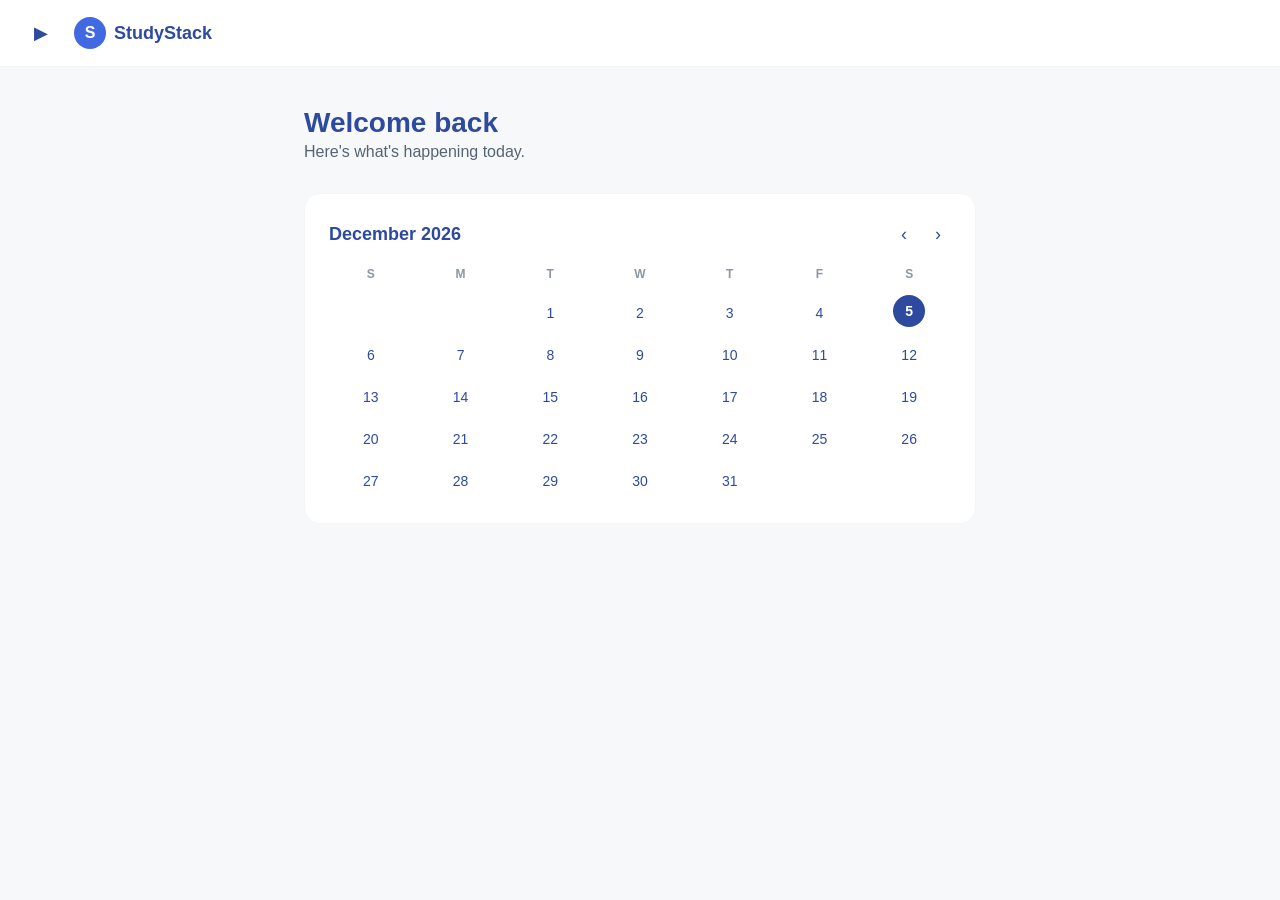
<file: Landing/index.html>
<!DOCTYPE html>
<html lang="en">
<head>
  <meta charset="UTF-8">
  <meta name="viewport" content="width=device-width, initial-scale=1.0">
  <title>StudyStack</title>
  <link rel="stylesheet" href="styles.css">
</head>
<body>

  <header class="navbar">
    <button id="menu-toggle" class="btn-icon" aria-label="Open menu">
      <span class="nav-arrow">&#9654;</span>
    </button>
    <div class="logo">
      <a href="index.html" class="logo-wrap">
        <span class="logo-badge">S</span>
        <span class="logo-name">StudyStack</span>
      </a>
    </div>
  </header>

  <nav id="side-menu" class="side-menu">
    <ul>
      <li><a href="index.html" class="active">Dashboard</a></li>
      <li><a href="classes.html">Classes</a></li>
      <li><a href="#">Assignments</a></li>
      <li><a href="#">Grades</a></li>
      <li><a href="#">Settings</a></li>
    </ul>
  </nav>

  <div id="backdrop" class="backdrop"></div>

  <main class="page-content">
    <h1>Welcome back</h1>
    <p class="subtitle">Here's what's happening today.</p>

    <section class="calendar-card">
      <div class="calendar-top">
        <h2 id="month-title">June 2026</h2>
        <div class="calendar-controls">
          <button id="prev-btn" class="btn-icon" aria-label="Previous month">&#8249;</button>
          <button id="next-btn" class="btn-icon" aria-label="Next month">&#8250;</button>
        </div>
      </div>
      <div class="calendar-days" id="calendar-days"></div>
    </section>
  </main>

  <script src="utils.js"></script>
  <script src="sidebar.js"></script>
  <script src="script.js"></script>
</body>
</html>
</file>
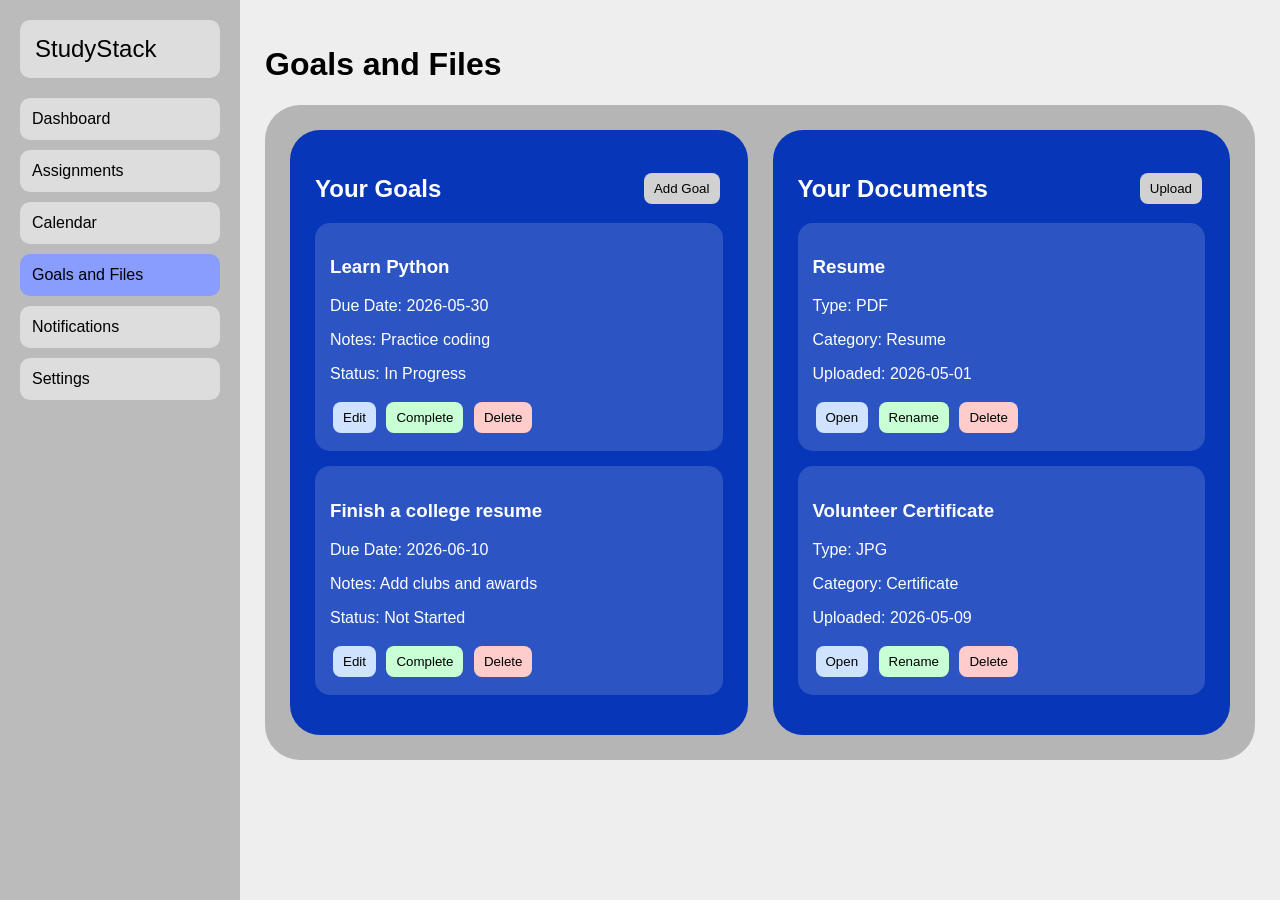
<file: Jobs/goalsandfiles.html>
<!DOCTYPE html>
<html>
<head>
  <title>StudyStack Goals and Files</title>

  <style>
    body {
      margin: 0;
      font-family: Arial;
      background-color: #eeeeee;
    }

    .page {
      display: flex;
      min-height: 100vh;
    }

    .sidebar {
      width: 200px;
      background-color: #bbbbbb;
      padding: 20px;
    }

    .logo {
      background-color: #dddddd;
      padding: 15px;
      border-radius: 10px;
      font-size: 24px;
      margin-bottom: 20px;
    }

    .nav {
      background-color: #dddddd;
      padding: 12px;
      border-radius: 10px;
      margin-bottom: 10px;
    }

    .selected {
      background-color: #899cff;
    }

    .main {
      flex: 1;
      padding: 25px;
    }

    .big-box {
      background-color: #b5b5b5;
      border-radius: 35px;
      padding: 25px;
      display: flex;
      gap: 25px;
    }

    .panel {
      background-color: #0737b8;
      color: white;
      border-radius: 30px;
      padding: 25px;
      width: 50%;
      min-height: 450px;
    }

    .panel h2 {
      text-align: center;
    }

    .top-row {
      display: flex;
      justify-content: space-between;
      align-items: center;
    }

    button {
      border: none;
      border-radius: 8px;
      padding: 8px 10px;
      cursor: pointer;
      margin: 3px;
    }

    .gray-button {
      background-color: #d1d1d1;
    }

    .item {
      background-color: rgba(255, 255, 255, 0.15);
      padding: 15px;
      border-radius: 15px;
      margin-bottom: 15px;
    }

    .edit {
      background-color: #cfe3ff;
    }

    .complete {
      background-color: #c9ffd4;
    }

    .delete {
      background-color: #ffcccc;
    }

    .form-box {
      display: none;
      background-color: white;
      color: black;
      padding: 20px;
      border-radius: 20px;
      margin-bottom: 20px;
    }

    input, textarea, select {
      width: 100%;
      padding: 8px;
      margin-top: 5px;
      margin-bottom: 12px;
    }

    @media screen and (max-width: 800px) {
      .page {
        flex-direction: column;
      }

      .sidebar {
        width: auto;
      }

      .big-box {
        flex-direction: column;
      }

      .panel {
        width: auto;
      }
    }
  </style>
</head>

<body>
  <div class="page">
    <div class="sidebar">
      <div class="logo">StudyStack</div>
      <div class="nav">Dashboard</div>
      <div class="nav">Assignments</div>
      <div class="nav">Calendar</div>
      <div class="nav selected">Goals and Files</div>
      <div class="nav">Notifications</div>
      <div class="nav">Settings</div>
    </div>

    <div class="main">
      <h1>Goals and Files</h1>

      <div class="big-box">
        <div class="panel">
          <div class="top-row">
            <h2>Your Goals</h2>
            <button class="gray-button" onclick="showGoalForm()">Add Goal</button>
          </div>

          <div class="form-box" id="goalForm">
            <h3>Add / Edit Goal</h3>

            <label>Goal Title</label>
            <input id="goalTitle">

            <label>Due Date</label>
            <input id="goalDate" type="date">

            <label>Notes</label>
            <textarea id="goalNotes"></textarea>

            <label>Status</label>
            <select id="goalStatus">
              <option>Not Started</option>
              <option>In Progress</option>
              <option>Completed</option>
            </select>

            <button onclick="saveGoal()">Save</button>
            <button onclick="hideGoalForm()">Cancel</button>
          </div>

          <div id="goalList"></div>
        </div>

        <div class="panel">
          <div class="top-row">
            <h2>Your Documents</h2>
            <button class="gray-button" onclick="showDocumentForm()">Upload</button>
          </div>

          <div class="form-box" id="documentForm">
            <h3>Upload / Rename Document</h3>

            <label>File Name</label>
            <input id="documentName">

            <label>File Type</label>
            <input id="documentType" placeholder="PDF, PNG, DOCX">

            <label>Category</label>
            <select id="documentCategory">
              <option>Resume</option>
              <option>School project</option>
              <option>Certificate</option>
              <option>College essay</option>
              <option>Job application</option>
              <option>Volunteer document</option>
            </select>

            <button onclick="saveDocument()">Save</button>
            <button onclick="hideDocumentForm()">Cancel</button>
          </div>

          <div id="documentList"></div>
        </div>
      </div>
    </div>
  </div>

  <script>
    var goals = [
      {
        title: "Learn Python",
        date: "2026-05-30",
        notes: "Practice coding",
        status: "In Progress"
      },
      {
        title: "Finish a college resume",
        date: "2026-06-10",
        notes: "Add clubs and awards",
        status: "Not Started"
      }
    ];

    var documents = [
      {
        name: "Resume",
        type: "PDF",
        category: "Resume",
        date: "2026-05-01"
      },
      {
        name: "Volunteer Certificate",
        type: "JPG",
        category: "Certificate",
        date: "2026-05-09"
      }
    ];

    var editingGoal = -1;
    var editingDocument = -1;

    function showGoals() {
      var list = document.getElementById("goalList");
      list.innerHTML = "";

      for (var i = 0; i < goals.length; i++) {
        list.innerHTML += `
          <div class="item">
            <h3>${goals[i].title}</h3>
            <p>Due Date: ${goals[i].date}</p>
            <p>Notes: ${goals[i].notes}</p>
            <p>Status: ${goals[i].status}</p>

            <button class="edit" onclick="editGoal(${i})">Edit</button>
            <button class="complete" onclick="completeGoal(${i})">Complete</button>
            <button class="delete" onclick="deleteGoal(${i})">Delete</button>
          </div>
        `;
      }
    }

    function showDocuments() {
      var list = document.getElementById("documentList");
      list.innerHTML = "";

      for (var i = 0; i < documents.length; i++) {
        list.innerHTML += `
          <div class="item">
            <h3>${documents[i].name}</h3>
            <p>Type: ${documents[i].type}</p>
            <p>Category: ${documents[i].category}</p>
            <p>Uploaded: ${documents[i].date}</p>

            <button class="edit" onclick="alert('Opening file...')">Open</button>
            <button class="complete" onclick="editDocument(${i})">Rename</button>
            <button class="delete" onclick="deleteDocument(${i})">Delete</button>
          </div>
        `;
      }
    }

    function showGoalForm() {
      editingGoal = -1;
      document.getElementById("goalForm").style.display = "block";
    }

    function hideGoalForm() {
      document.getElementById("goalForm").style.display = "none";
    }

    function saveGoal() {
      var newGoal = {
        title: document.getElementById("goalTitle").value,
        date: document.getElementById("goalDate").value,
        notes: document.getElementById("goalNotes").value,
        status: document.getElementById("goalStatus").value
      };

      if (editingGoal == -1) {
        goals.push(newGoal);
      } else {
        goals[editingGoal] = newGoal;
      }

      hideGoalForm();
      showGoals();
    }

    function editGoal(index) {
      editingGoal = index;

      document.getElementById("goalTitle").value = goals[index].title;
      document.getElementById("goalDate").value = goals[index].date;
      document.getElementById("goalNotes").value = goals[index].notes;
      document.getElementById("goalStatus").value = goals[index].status;

      document.getElementById("goalForm").style.display = "block";
    }

    function completeGoal(index) {
      goals[index].status = "Completed";
      showGoals();
    }

    function deleteGoal(index) {
      goals.splice(index, 1);
      showGoals();
    }

    function showDocumentForm() {
      editingDocument = -1;
      document.getElementById("documentForm").style.display = "block";
    }

    function hideDocumentForm() {
      document.getElementById("documentForm").style.display = "none";
    }

    function saveDocument() {
      var newDocument = {
        name: document.getElementById("documentName").value,
        type: document.getElementById("documentType").value,
        category: document.getElementById("documentCategory").value,
        date: "2026-06-30"
      };

      if (editingDocument == -1) {
        documents.push(newDocument);
      } else {
        documents[editingDocument] = newDocument;
      }

      hideDocumentForm();
      showDocuments();
    }

    function editDocument(index) {
      editingDocument = index;

      document.getElementById("documentName").value = documents[index].name;
      document.getElementById("documentType").value = documents[index].type;
      document.getElementById("documentCategory").value = documents[index].category;

      document.getElementById("documentForm").style.display = "block";
    }

    function deleteDocument(index) {
      documents.splice(index, 1);
      showDocuments();
    }

    showGoals();
    showDocuments();
  </script>
</body>
</html>
</file>
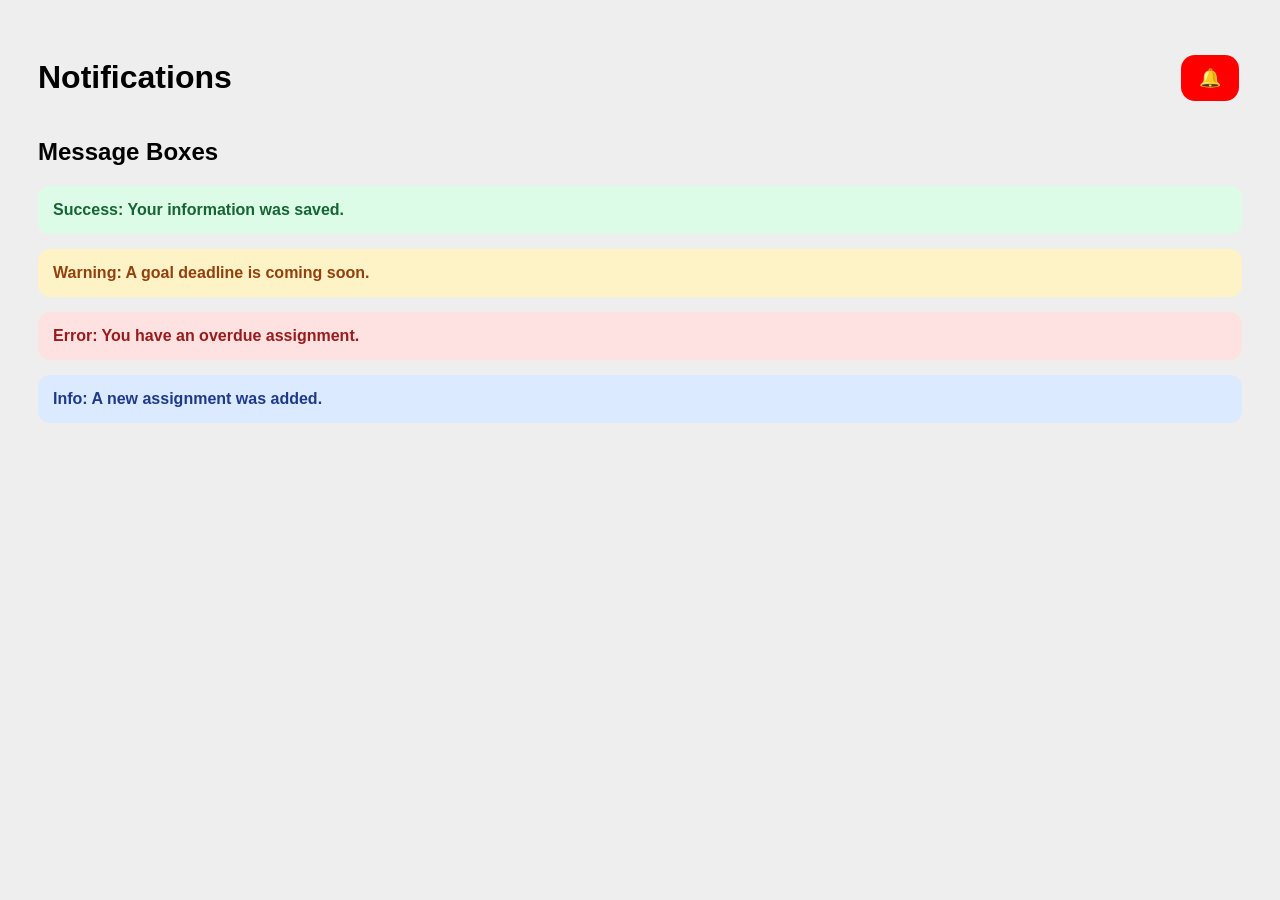
<file: Jobs/notifications.html>
<!DOCTYPE html>
<html>
<head>
  <title>StudyStack Notifications</title>

  <style>
    body {
      font-family: Arial;
      background-color: #eeeeee;
      padding: 30px;
    }

    .top {
      display: flex;
      justify-content: space-between;
      align-items: center;
    }

    .bell-button {
      background-color: red;
      border: none;
      border-radius: 14px;
      padding: 12px 18px;
      cursor: pointer;
      font-size: 18px;
    }

    .notification-box {
      display: none;
      background-color: white;
      border-radius: 20px;
      padding: 20px;
      width: 380px;
      margin-top: 15px;
      margin-left: auto;
      box-shadow: 0px 4px 12px rgba(0, 0, 0, 0.2);
    }

    .notification {
      border-radius: 12px;
      padding: 12px;
      margin-bottom: 12px;
      border-left: 8px solid gray;
    }

    .red {
      background-color: #ffe1e1;
      border-left-color: red;
    }

    .orange {
      background-color: #fff0d6;
      border-left-color: orange;
    }

    .blue {
      background-color: #dbeafe;
      border-left-color: blue;
    }

    .green {
      background-color: #dcfce7;
      border-left-color: green;
    }

    .gray {
      background-color: #eeeeee;
      border-left-color: gray;
    }

    .unread {
      font-weight: bold;
    }

    button {
      border: none;
      border-radius: 8px;
      padding: 7px 10px;
      cursor: pointer;
      margin: 3px;
    }

    .message-box {
      padding: 15px;
      border-radius: 12px;
      margin-bottom: 15px;
      font-weight: bold;
    }

    .success {
      background-color: #dcfce7;
      color: #166534;
    }

    .warning {
      background-color: #fef3c7;
      color: #92400e;
    }

    .error {
      background-color: #fee2e2;
      color: #991b1b;
    }

    .info {
      background-color: #dbeafe;
      color: #1e3a8a;
    }
  </style>
</head>

<body>
  <div class="top">
    <h1>Notifications</h1>

    <button class="bell-button" onclick="toggleNotifications()">
      🔔
    </button>
  </div>

  <div id="notificationBox" class="notification-box">
    <h2>Your Notifications</h2>

    <button onclick="clearAll()">Clear All</button>

    <div id="notificationList"></div>
  </div>

  <h2>Message Boxes</h2>

  <div class="message-box success">
    Success: Your information was saved.
  </div>

  <div class="message-box warning">
    Warning: A goal deadline is coming soon.
  </div>

  <div class="message-box error">
    Error: You have an overdue assignment.
  </div>

  <div class="message-box info">
    Info: A new assignment was added.
  </div>

  <script>
    var notifications = [
      {
        title: "Assignment due soon",
        message: "Your math homework is due tomorrow.",
        type: "orange",
        time: "Today",
        read: false
      },
      {
        title: "Overdue assignment",
        message: "Your history essay is overdue.",
        type: "red",
        time: "Yesterday",
        read: false
      },
      {
        title: "New assignment",
        message: "A new science project was posted.",
        type: "blue",
        time: "2 hours ago",
        read: true
      },
      {
        title: "Uploaded document",
        message: "Your resume was uploaded.",
        type: "green",
        time: "Monday",
        read: false
      }
    ];

    function showNotifications() {
      var list = document.getElementById("notificationList");
      list.innerHTML = "";

      for (var i = 0; i < notifications.length; i++) {
        var readClass = "";

        if (notifications[i].read == false) {
          readClass = "unread";
        }

        list.innerHTML += `
          <div class="notification ${notifications[i].type} ${readClass}">
            <h3>${notifications[i].title}</h3>
            <p>${notifications[i].message}</p>
            <p>${notifications[i].time}</p>

            <button onclick="markRead(${i})">Mark Read</button>
            <button onclick="dismissNotification(${i})">Dismiss</button>
          </div>
        `;
      }
    }

    function toggleNotifications() {
      var box = document.getElementById("notificationBox");

      if (box.style.display == "none" || box.style.display == "") {
        box.style.display = "block";
      } else {
        box.style.display = "none";
      }
    }

    function markRead(index) {
      notifications[index].read = true;
      showNotifications();
    }

    function dismissNotification(index) {
      notifications.splice(index, 1);
      showNotifications();
    }

    function clearAll() {
      notifications = [];
      showNotifications();
    }

    showNotifications();
  </script>
</body>
</html>
</file>
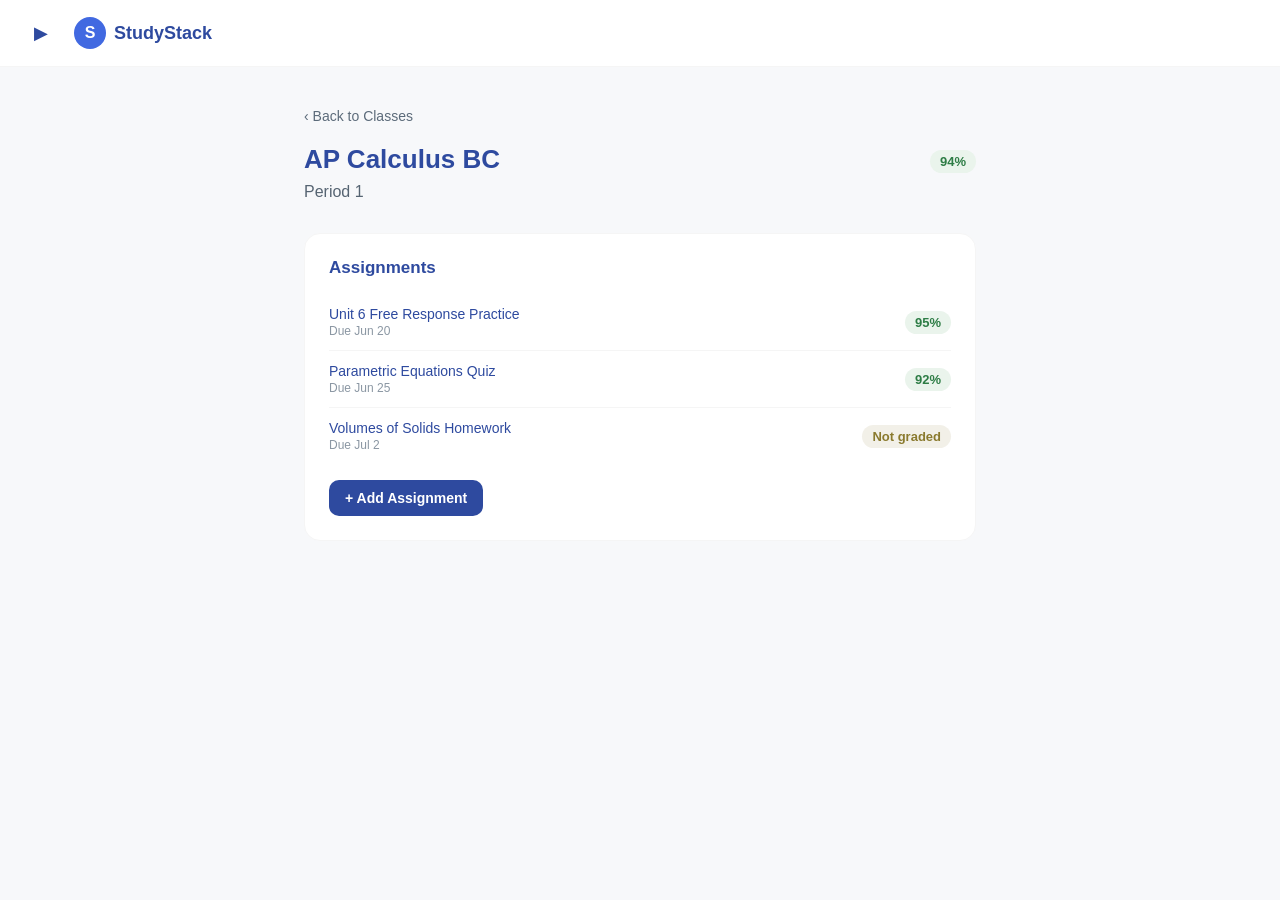
<file: Landing/class-detail.html>
<!DOCTYPE html>
<html lang="en">
<head>
  <meta charset="UTF-8">
  <meta name="viewport" content="width=device-width, initial-scale=1.0">
  <title>StudyStack — Class Detail</title>
  <link rel="stylesheet" href="styles.css">
</head>
<body>

  <header class="navbar">
    <button id="menu-toggle" class="btn-icon" aria-label="Open menu">
      <span class="nav-arrow">&#9654;</span>
    </button>
    <div class="logo">
      <a href="index.html" class="logo-wrap">
        <span class="logo-badge">S</span>
        <span class="logo-name">StudyStack</span>
      </a>
    </div>
  </header>

  <nav id="side-menu" class="side-menu">
    <ul>
      <li><a href="index.html">Dashboard</a></li>
      <li><a href="classes.html" class="active">Classes</a></li>
      <li><a href="#">Assignments</a></li>
      <li><a href="#">Grades</a></li>
      <li><a href="#">Settings</a></li>
    </ul>
  </nav>

  <div id="backdrop" class="backdrop"></div>

  <main class="page-content">
    <a href="classes.html" class="back-btn">&#8249; Back to Classes</a>

    <div class="detail-top">
      <h1 id="class-title">Class Name</h1>
      <span class="grade-badge" id="grade-value">-- %</span>
    </div>
    <p class="subtitle" id="time-label">Period —</p>

    <section class="assignments-card">
      <h2>Assignments</h2>
      <ul class="assignments" id="assignments-list"></ul>
      <button class="add-btn" id="add-btn">+ Add Assignment</button>
    </section>
  </main>

  <script src="utils.js"></script>
  <script src="sidebar.js"></script>
  <script src="class-detail.js"></script>
</body>
</html>
</file>
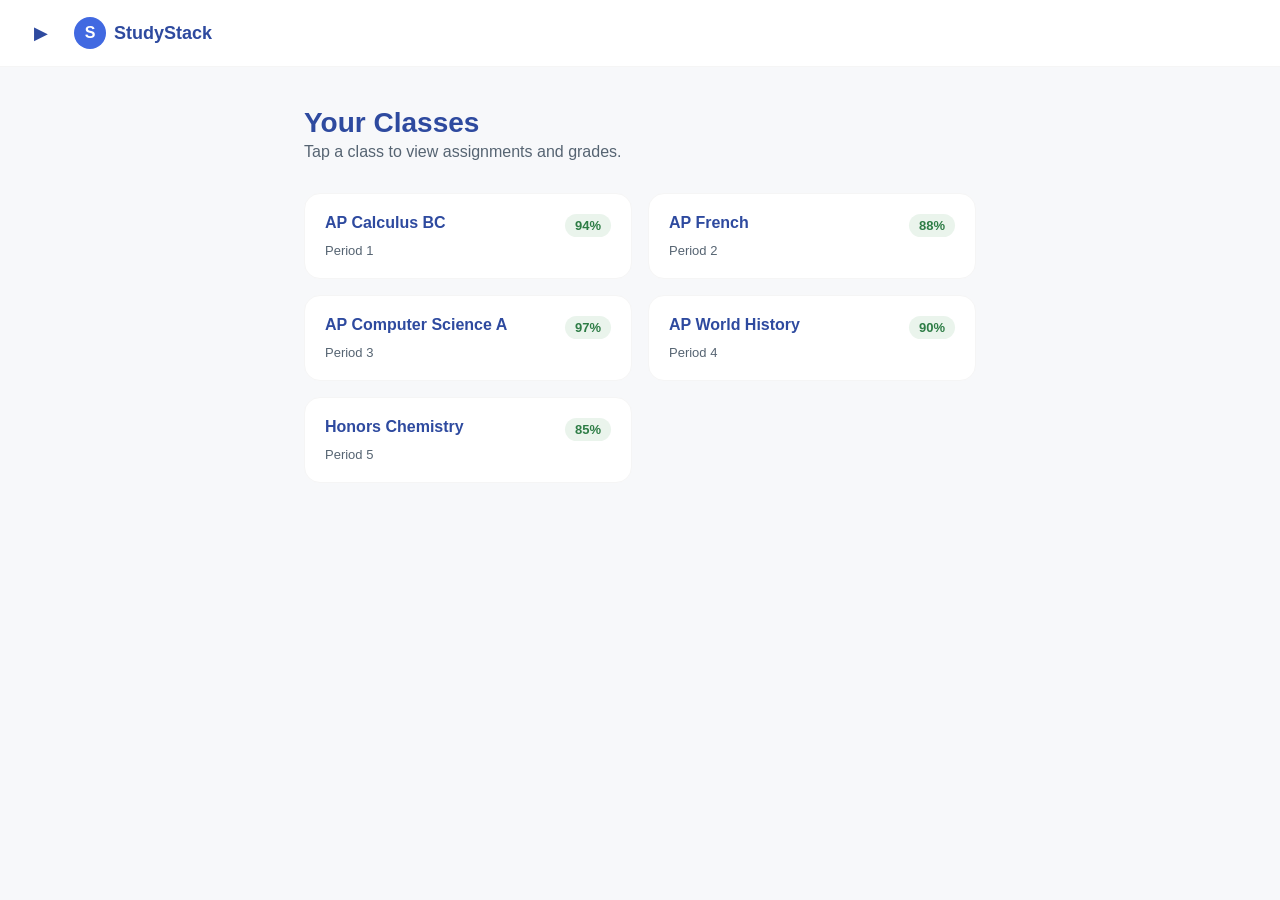
<file: Landing/classes.html>
<!DOCTYPE html>
<html lang="en">
<head>
  <meta charset="UTF-8">
  <meta name="viewport" content="width=device-width, initial-scale=1.0">
  <title>StudyStack — Classes</title>
  <link rel="stylesheet" href="styles.css">
</head>
<body>

  <header class="navbar">
    <button id="menu-toggle" class="btn-icon" aria-label="Open menu">
      <span class="nav-arrow">&#9654;</span>
    </button>
    <div class="logo">
      <a href="index.html" class="logo-wrap">
        <span class="logo-badge">S</span>
        <span class="logo-name">StudyStack</span>
      </a>
    </div>
  </header>

  <nav id="side-menu" class="side-menu">
    <ul>
      <li><a href="index.html">Dashboard</a></li>
      <li><a href="classes.html" class="active">Classes</a></li>
      <li><a href="#">Assignments</a></li>
      <li><a href="#">Grades</a></li>
      <li><a href="#">Settings</a></li>
    </ul>
  </nav>

  <div id="backdrop" class="backdrop"></div>

  <main class="page-content">
    <h1>Your Classes</h1>
    <p class="subtitle">Tap a class to view assignments and grades.</p>

    <div class="classes-grid" id="classes-grid"></div>
  </main>

  <script src="utils.js"></script>
  <script src="sidebar.js"></script>
  <script src="classes.js"></script>
</body>
</html>
</file>
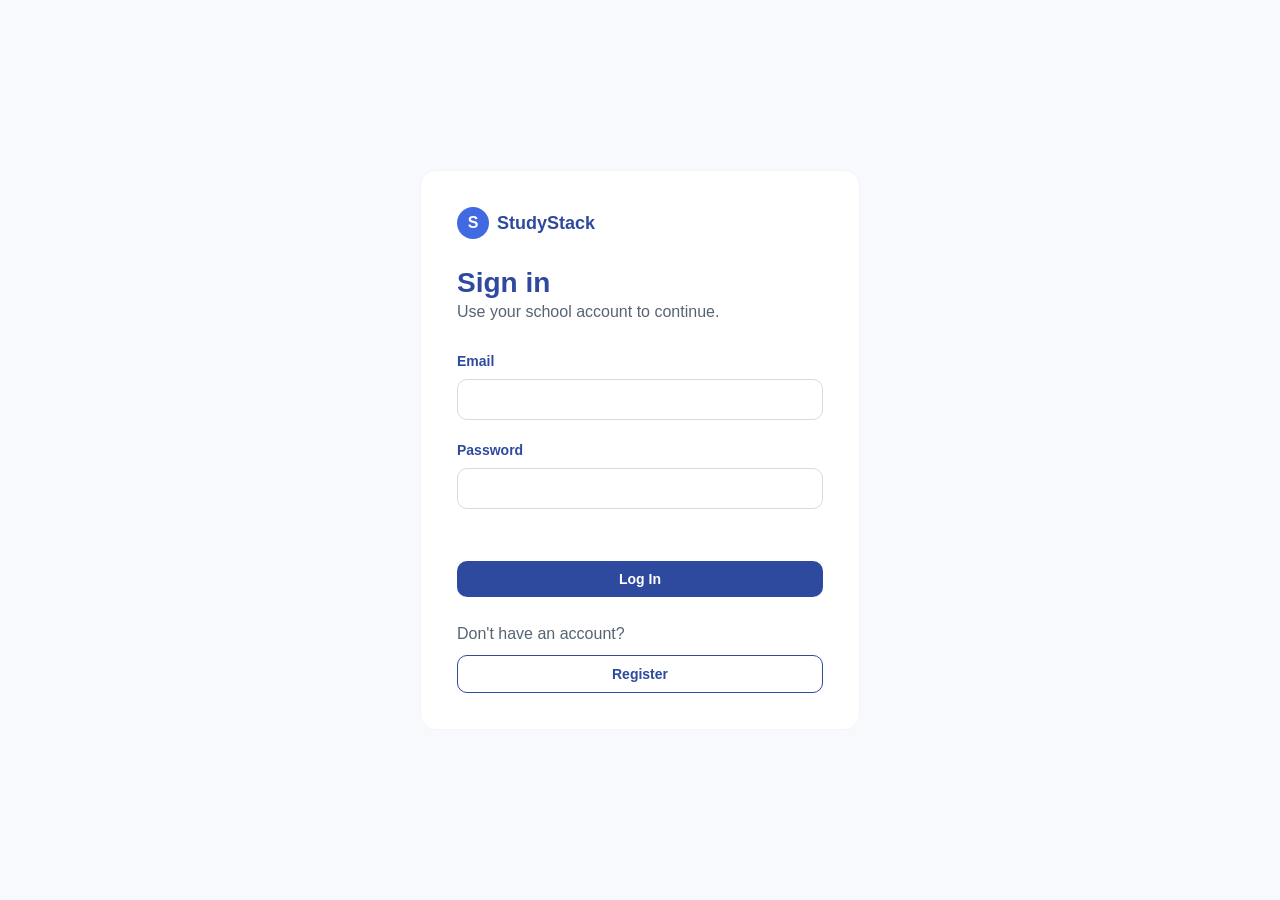
<file: Frontend/Landing/login.html>
<!DOCTYPE html>
<html lang="en">
<head>
  <meta charset="UTF-8">
  <meta name="viewport" content="width=device-width, initial-scale=1.0">
  <title>StudyStack - Login</title>
  <link rel="stylesheet" href="styles.css">
</head>
<body class="login-page">
  <main class="login-shell">
    <section class="login-panel">
      <div class="login-brand">
        <span class="logo-badge">S</span>
        <span class="logo-name">StudyStack</span>
      </div>

      <!-- SIGN IN -->
      <div id="login-section">
        <h1>Sign in</h1>
        <p class="subtitle">Use your school account to continue.</p>

        <form id="login-form" class="login-form">
          <label for="email">Email</label>
          <input id="email" name="email" type="email" required>

          <label for="password">Password</label>
          <input id="password" name="password" type="password" required>

          <p id="login-message" class="login-message" aria-live="polite"></p>

          <button class="add-btn login-btn" type="submit">Log In</button>
        </form>

        <p class="subtitle" style="margin-top: 28px; margin-bottom: 0;">
          Don't have an account?
        </p>
        <button class="secondary-btn" type="button" id="show-register-link">Register</button>
      </div>

      <!-- VERIFICATION -->
      <div id="verification-section" style="display: none;">
        <h1>Verify your email</h1>
        <p class="subtitle">Enter the 6-digit code we sent to your email.</p>

        <div class="verification-box">
          <input type="text" id="verification-code" maxlength="6" placeholder="123456" inputmode="numeric" />
          <button class="add-btn login-btn" id="verify-button" type="button" style="margin-top: 0;">Verify</button>
        </div>

        <p id="verification-message" class="login-message"></p>
      </div>

      <!-- REGISTER STEP 1: account -->
      <div id="register-step1-section" style="display: none;">
        <h1>Create your account</h1>
        <p class="subtitle">Step 1 of 3</p>

        <div class="login-form">
          <label for="reg-email">Email</label>
          <input id="reg-email" type="email" required>

          <label for="reg-password">Password</label>
          <input id="reg-password" type="password" required>

          <p id="register-step1-message" class="login-message" aria-live="polite"></p>

          <button class="add-btn login-btn" type="button" id="register-step1-btn">Create Account</button>
        </div>

        <p class="subtitle" style="margin-top: 28px; margin-bottom: 0;">
          Already have an account?
        </p>
        <button class="secondary-btn" type="button" id="show-login-link">Sign in</button>
      </div>

      <!-- REGISTER STEP 2: profile -->
      <div id="register-step2-section" style="display: none;">
        <h1>Set up your profile</h1>
        <p class="subtitle">Step 2 of 3</p>

        <div class="login-form">
          <label for="reg-username">Username</label>
          <input id="reg-username" type="text" required>

          <label for="reg-display-name">Display name</label>
          <input id="reg-display-name" type="text" required>

          <p id="register-step2-message" class="login-message" aria-live="polite"></p>

          <button class="add-btn login-btn" type="button" id="register-step2-btn">Continue</button>
        </div>
      </div>

      <!-- REGISTER STEP 3: integrations (optional) -->
      <div id="register-step3-section" style="display: none;">
        <h1>Connect your accounts</h1>
        <p class="subtitle">Step 3 of 3. You can also do this later in Settings.</p>

        <div class="form-row">
          <label for="reg-canvas-domain">Canvas Domain</label>
          <input type="text" id="reg-canvas-domain" placeholder="yourschool.instructure.com">
          <label for="reg-canvas-token" style="margin-top: 10px;">Canvas Access Token</label>
          <input type="text" id="reg-canvas-token" placeholder="Paste your Canvas token">
          <button class="add-btn" id="reg-canvas-connect-btn" type="button" style="margin-top: 10px;">Connect Canvas</button>
        </div>

        <div class="form-row" style="margin-top: 24px;">
          <label for="reg-schoology-key">Schoology Consumer Key</label>
          <input type="text" id="reg-schoology-key" placeholder="Paste your Schoology consumer key">
          <label for="reg-schoology-secret" style="margin-top: 10px;">Schoology Consumer Secret</label>
          <input type="text" id="reg-schoology-secret" placeholder="Paste your Schoology consumer secret">
          <button class="add-btn" id="reg-schoology-connect-btn" type="button" style="margin-top: 10px;">Connect Schoology</button>
        </div>

        <div class="form-row" style="margin-top: 24px;">
          <label>Google Calendar</label>
          <button class="add-btn" id="reg-google-connect-btn" type="button" style="margin-top: 10px;">Connect Google Calendar</button>
        </div>

        <span class="save-msg" id="register-step3-message"></span>

        <button class="add-btn login-btn" type="button" id="register-finish-btn" style="margin-top: 20px;">Finish &amp; Sign In</button>
      </div>

    </section>
  </main>

  <script src="login.js"></script>
</body>
</html>
</file>
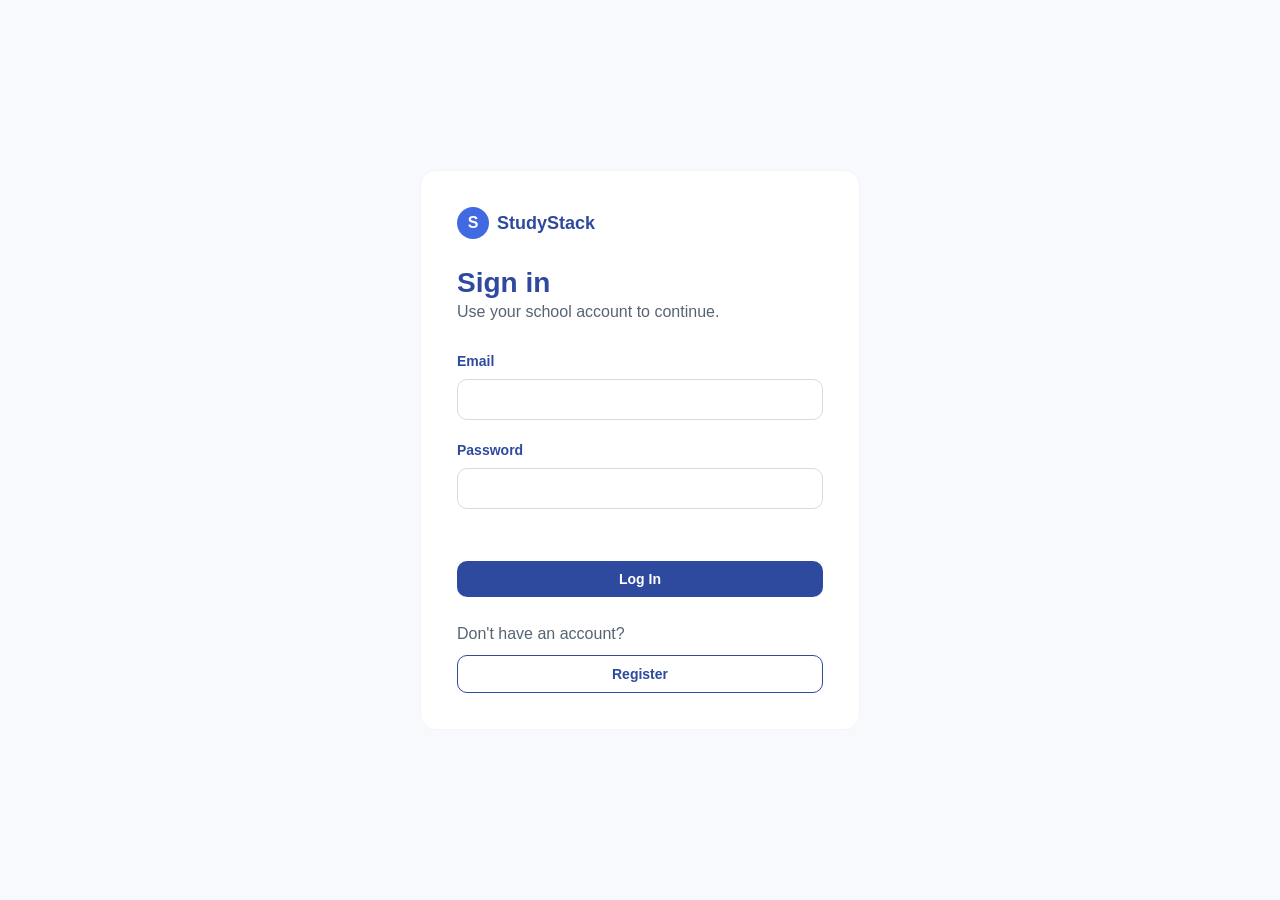
<file: Frontend/Landing/notifications.html>
<!DOCTYPE html>
<html>
<head>
  <title>StudyStack Notifications</title>
  <link rel="stylesheet" href="styles.css">
</head>
<body>
    <header class="navbar">
    <button id="menu-toggle" class="btn-icon" aria-label="Open menu">
      <span class="nav-arrow">&#9654;</span>
    </button>
    <div class="logo">
      <a href="index.html" class="logo-wrap">
        <span class="logo-badge">S</span>
        <span class="logo-name">StudyStack</span>
      </a>
    </div>
  </header>
  <nav id="side-menu" class="side-menu">
    <div class="side-menu-logo" style="margin-top: -20px; margin-bottom: 28px;"><span class="logo-badge">S</span></div>
    <ul>
      <li><a href="index.html">Dashboard</a></li>
      <li><a href="classes.html">Classes</a></li>
      <li><a href="assignments.html">Assignments</a></li>
      <li><a href="grades.html">Grades</a></li>
      <li><a href="goalsandfiles.html">Goals and Files</a></li>
      <li><a href="notifications.html" class="active">Notifications</a></li>
      <li><a href="settings.html">Settings</a></li>
    </ul>
  </nav>
  <div id="backdrop" class="backdrop"></div>
  <main class="page-content">
    <div class="notification-top">
      <h1>Notifications</h1>
      <button class="bell-button" onclick="toggleNotifications()">
        &#128276;
      </button>
  </div>
  <div id="notificationBox" class="notification-box">
    <h2>Your Notifications</h2>
    <button onclick="clearAll()">Clear All</button>
    <div id="notificationList"></div>
  </div>
  <h2>Message Boxes</h2>
  <div class="message-box success">
    Success: Your information was saved.
  </div>
  <div class="message-box warning">
    Warning: A goal deadline is coming soon.
  </div>
  <div class="message-box error">
    Error: You have an overdue assignment.
  </div>
  <div class="message-box info">
    Info: A new assignment was added.
  </div>
  </main>
  <script src="sidebar.js"></script>
  <script src="auth.js"></script>
  <script>
    const USER_EMAIL = localStorage.getItem('studystackUserEmail');

    async function loadNotifications() {
      const response = await fetch('/api/notifications/list', {
        method: 'POST',
        headers: { 'Content-Type': 'application/json' },
        body: JSON.stringify({ email: USER_EMAIL }),
      });
      return await response.json();
    }

    async function showNotifications() {
      const notifications = await loadNotifications();
      var list = document.getElementById("notificationList");
      list.innerHTML = "";

      notifications.forEach(n => {
        var readClass = n.read ? "" : "unread";
        list.innerHTML += `
          <div class="notification ${n.type} ${readClass}">
            <h3>${n.title}</h3>
            <p>${n.message}</p>
            <p>${n.time}</p>
            <button onclick="markRead(${n.id})">Mark Read</button>
            <button onclick="dismissNotification(${n.id})">Dismiss</button>
          </div>
        `;
      });
    }

    function toggleNotifications() {
      var box = document.getElementById("notificationBox");
      if (box.style.display == "none" || box.style.display == "") {
        box.style.display = "block";
      } else {
        box.style.display = "none";
      }
    }

    async function markRead(id) {
      await fetch('/api/notifications/read', {
        method: 'POST',
        headers: { 'Content-Type': 'application/json' },
        body: JSON.stringify({ email: USER_EMAIL, notificationId: id }),
      });
      showNotifications();
    }

    async function dismissNotification(id) {
      await fetch('/api/notifications/dismiss', {
        method: 'POST',
        headers: { 'Content-Type': 'application/json' },
        body: JSON.stringify({ email: USER_EMAIL, notificationId: id }),
      });
      showNotifications();
    }

    async function clearAll() {
      await fetch('/api/notifications/clear', {
        method: 'POST',
        headers: { 'Content-Type': 'application/json' },
        body: JSON.stringify({ email: USER_EMAIL }),
      });
      showNotifications();
    }

    showNotifications();
  </script>
</body>
</html>
</file>
<file: Landing/styles.css>
* {
  margin: 0;
  padding: 0;
  box-sizing: border-box;
  font-family: 'Segoe UI', Arial, sans-serif;
}

body {
  background-color: #F7F8FA;
  color: rgb(46, 74, 159);
}

.navbar {
  display: flex;
  align-items: center;
  gap: 16px;
  padding: 16px 24px;
  background-color: white;
  border-bottom: 1px solid whitesmoke;
  position: sticky;
  top: 0;
  z-index: 10;
}

.btn-icon {
  background: none;
  border: none;
  cursor: pointer;
  font-size: 18px;
  color: rgb(46, 74, 159);
  padding: 6px 10px;
  border-radius: 8px;
  transition: background-color 0.15s ease;
}

.btn-icon:hover {
  background-color: whitesmoke;
}

.nav-arrow {
  display: inline-block;
  transition: transform 0.25s ease;
}

.nav-arrow.open {
  transform: rotate(90deg);
}

.logo-wrap {
  display: flex;
  align-items: center;
  gap: 8px;
  text-decoration: none;
}

.logo-badge {
  width: 32px;
  height: 32px;
  background-color: royalblue;
  color: white;
  font-weight: bold;
  border-radius: 50%;
  display: flex;
  align-items: center;
  justify-content: center;
}

.logo-name {
  font-size: 18px;
  font-weight: 600;
  color: rgb(46, 74, 159);
}

.side-menu {
  position: fixed;
  top: 0;
  left: -260px;
  width: 240px;
  height: 100%;
  background-color: white;
  border-right: 1px solid whitesmoke;
  padding: 80px 16px 16px;
  transition: left 0.25s ease;
  z-index: 20;
}

.side-menu.open {
  left: 0;
}

.side-menu ul {
  list-style: none;
}

.side-menu li {
  margin-bottom: 8px;
}

.side-menu a {
  display: block;
  padding: 10px 14px;
  border-radius: 8px;
  text-decoration: none;
  color: rgb(46, 74, 159);
  font-size: 15px;
}

.side-menu a:hover {
  background-color: whitesmoke;
}

.side-menu a.active {
  background-color: rgb(46, 74, 159);
  color: whitesmoke;
}

.backdrop {
  display: none;
  position: fixed;
  top: 0;
  left: 0;
  width: 100%;
  height: 100%;
  background-color: rgba(0, 0, 0, 0.3);
  z-index: 15;
}

.backdrop.visible {
  display: block;
}

.page-content {
  max-width: 720px;
  margin: 0 auto;
  padding: 40px 24px;
}

.page-content h1 {
  font-size: 28px;
  margin-bottom: 4px;
}

.subtitle {
  color: #566472;
  margin-bottom: 32px;
}

.calendar-card {
  background-color: white;
  border-radius: 16px;
  border: 1px solid whitesmoke;
  padding: 24px;
}

.calendar-top {
  display: flex;
  justify-content: space-between;
  align-items: center;
  margin-bottom: 16px;
}

.calendar-top h2 {
  font-size: 18px;
}

.calendar-controls {
  display: flex;
  gap: 8px;
}

.calendar-days {
  display: grid;
  grid-template-columns: repeat(7, 1fr);
  gap: 6px;
  text-align: center;
}

.calendar-days .day-name {
  font-size: 12px;
  color: #8B97A3;
  font-weight: 600;
  padding-bottom: 8px;
}

.calendar-days .day {
  padding: 10px 0;
  border-radius: 10px;
  font-size: 14px;
  cursor: pointer;
}

.calendar-days .day:hover {
  background-color: whitesmoke;
}

.calendar-days .day.blank {
  cursor: default;
}

.calendar-days .day.today {
  width: 32px;
  height: 32px;
  margin: 0 auto;
  border-radius: 50%;
  background-color: rgb(46, 74, 159);
  color: white;
  font-weight: 600;
  display: flex;
  align-items: center;
  justify-content: center;
  padding: 0;
}

.classes-grid {
  display: grid;
  grid-template-columns: repeat(auto-fill, minmax(220px, 1fr));
  gap: 16px;
}

.class-tile {
  display: block;
  background-color: white;
  border-radius: 16px;
  border: 1px solid whitesmoke;
  padding: 20px;
  text-decoration: none;
  color: rgb(46, 74, 159);
  transition: border-color 0.15s ease;
}

.class-tile:hover {
  border-color: rgb(46, 74, 159);
}

.class-tile-top {
  display: flex;
  justify-content: space-between;
  align-items: flex-start;
  gap: 8px;
  margin-bottom: 6px;
}

.class-tile-top h3 {
  font-size: 16px;
  font-weight: 600;
}

.class-time {
  font-size: 13px;
  color: #566472;
}

.grade-badge {
  background-color: #EAF4EC;
  color: #2E7D46;
  font-size: 13px;
  font-weight: 600;
  padding: 4px 10px;
  border-radius: 999px;
  white-space: nowrap;
}

.back-btn {
  display: inline-block;
  color: #5C6B7A;
  text-decoration: none;
  font-size: 14px;
  margin-bottom: 20px;
}

.back-btn:hover {
  color: rgb(46, 74, 159);
}

.detail-top {
  display: flex;
  justify-content: space-between;
  align-items: center;
  margin-bottom: 4px;
}

.detail-top h1 {
  font-size: 26px;
}

.assignments-card {
  background-color: white;
  border-radius: 16px;
  border: 1px solid whitesmoke;
  padding: 24px;
  margin-top: 24px;
}

.assignments-card h2 {
  font-size: 17px;
  margin-bottom: 16px;
}

.assignments {
  list-style: none;
}

.assignment-row {
  display: flex;
  justify-content: space-between;
  align-items: center;
  padding: 12px 0;
  border-bottom: 1px solid whitesmoke;
}

.assignment-row:last-child {
  border-bottom: none;
}

.assignment-meta {
  display: flex;
  flex-direction: column;
  gap: 2px;
}

.assignment-name {
  font-size: 14px;
  font-weight: 500;
}

.due-date {
  font-size: 12px;
  color: #8B97A3;
}

.grade-tag {
  font-size: 13px;
  font-weight: 600;
  padding: 4px 10px;
  border-radius: 999px;
}

.grade-tag.graded {
  background-color: #EAF4EC;
  color: #2E7D46;
}

.grade-tag.ungraded {
  background-color: #F2F0E8;
  color: #8A7A2E;
}

.add-btn {
  margin-top: 16px;
  background-color: rgb(46, 74, 159);
  color: white;
  border: none;
  padding: 10px 16px;
  border-radius: 10px;
  font-size: 14px;
  font-weight: 600;
  cursor: pointer;
}

.add-btn:hover {
  background-color: rgb(35, 56, 119);
}
</file>
<file: Frontend/Landing/styles.css>
* {
  margin: 0;
  padding: 0;
  box-sizing: border-box;
  font-family: 'Segoe UI', Arial, sans-serif;
}

body {
  background-color: rgb(248, 249, 253);
  color: rgb(46, 74, 159);
}

.navbar {
  display: flex;
  align-items: center;
  gap: 16px;
  padding: 16px 24px;
  background-color: white;
  border-bottom: 1px solid whitesmoke;
  position: sticky;
  top: 0;
  z-index: 10;
}

.btn-icon {
  background: none;
  border: none;
  cursor: pointer;
  font-size: 18px;
  color: rgb(46, 74, 159);
  padding: 6px 10px;
  border-radius: 8px;
  transition: background-color 0.15s ease;
}

.btn-icon:hover {
  background-color: whitesmoke;
}

.nav-arrow {
  display: inline-block;
  transition: transform 0.25s ease;
}

.nav-arrow.open {
  transform: rotate(90deg);
}

.logo-wrap {
  display: flex;
  align-items: center;
  gap: 8px;
  text-decoration: none;
}

.logo-badge {
  width: 32px;
  height: 32px;
  background-color: royalblue;
  color: white;
  font-weight: bold;
  border-radius: 50%;
  display: flex;
  align-items: center;
  justify-content: center;
}

.logo-name {
  font-size: 18px;
  font-weight: 600;
  color: rgb(46, 74, 159);
}

.side-menu {
  position: fixed;
  top: 0;
  left: -260px;
  width: 240px;
  height: 100%;
  background-color: white;
  border-right: 1px solid whitesmoke;
  padding: 40px 16px 16px;
  transition: left 0.25s ease;
  z-index: 20;
}

.side-menu.open {
  left: 0;
}

.side-menu ul {
  list-style: none;
}

.side-menu li {
  margin-bottom: 8px;
}

.side-menu a {
  display: block;
  padding: 10px 14px;
  border-radius: 8px;
  text-decoration: none;
  color: rgb(46, 74, 159);
  font-size: 15px;
}

.side-menu a:hover {
  background-color: whitesmoke;
}

.side-menu a.active {
  background-color: rgb(46, 74, 159);
  color: whitesmoke;
}

.backdrop {
  display: none;
  position: fixed;
  top: 0;
  left: 0;
  width: 100%;
  height: 100%;
  background-color: rgba(0, 0, 0, 0.3);
  z-index: 15;
}

.backdrop.visible {
  display: block;
}

.page-content {
  max-width: 720px;
  margin: 0 auto;
  padding: 40px 24px;
}

.page-content h1 {
  font-size: 28px;
  margin-bottom: 4px;
}

.subtitle {
  color: rgb(86, 100, 114);
  margin-bottom: 32px;
}

.calendar-card {
  background-color: white;
  border-radius: 16px;
  border: 1px solid whitesmoke;
  padding: 24px;
}

.calendar-top {
  display: flex;
  justify-content: space-between;
  align-items: center;
  margin-bottom: 16px;
}

.calendar-top h2 {
  font-size: 18px;
}

.calendar-controls {
  display: flex;
  gap: 8px;
}

.calendar-days {
  display: grid;
  grid-template-columns: repeat(7, 1fr);
  gap: 6px;
  text-align: center;
}

.calendar-days .day-name {
  font-size: 12px;
  color: rgb(142, 151, 166);
  font-weight: 600;
  padding-bottom: 8px;
}

.calendar-days .day {
  padding: 10px 0;
  border-radius: 10px;
  font-size: 14px;
  cursor: pointer;
}

.calendar-days .day:hover {
  background-color: whitesmoke;
}

.calendar-days .day.blank {
  cursor: default;
}

.calendar-days .day.today {
  width: 32px;
  height: 32px;
  margin: 0 auto;
  border-radius: 50%;
  background-color: rgb(46, 74, 159);
  color: white;
  font-weight: 600;
  display: flex;
  align-items: center;
  justify-content: center;
  padding: 0;
}

.classes-grid {
  display: grid;
  grid-template-columns: repeat(auto-fill, minmax(220px, 1fr));
  gap: 16px;
  margin-top: 20px;
}

.class-title {
  display: block;
  background-color: white;
  border-radius: 16px;
  border: 1px solid whitesmoke;
  padding: 20px;
  text-decoration: none;
  color: rgb(46, 74, 159);
  transition: border-color 0.15s ease;
}

.class-title:hover {
  border-color: rgb(46, 74, 159);
}

.class-title-top {
  display: flex;
  justify-content: space-between;
  align-items: center;
  gap: 8px;
  margin-bottom: 6px;
}

.class-title-top h3 {
  font-size: 16px;
  font-weight: 600;
}

.classes-title-actions {
  display: flex;
  align-items: center;
  gap: 6px;
  flex-shrink: 0;
}

.class-time {
  font-size: 13px;
  color: rgb(86, 100, 114);
}

.grade-badge {
  background-color: rgb(219, 237, 219);
  color: rgb(44, 125, 44);
  font-size: 13px;
  font-weight: 600;
  padding: 4px 10px;
  border-radius: 999px;
  white-space: nowrap;
}

.back-btn {
  display: inline-block;
  color: rgb(92, 107, 122);
  text-decoration: none;
  font-size: 14px;
  margin-bottom: 20px;
}

.back-btn:hover {
  color: rgb(46, 74, 159);
}

.detail-top {
  display: flex;
  justify-content: space-between;
  align-items: center;
  margin-bottom: 4px;
}

.detail-top h1 {
  font-size: 26px;
}

.assignments-card {
  background-color: white;
  border-radius: 16px;
  border: 1px solid whitesmoke;
  padding: 24px;
  margin-top: 24px;
}

.assignments-card h2 {
  font-size: 17px;
  margin-bottom: 16px;
}

.assignments {
  list-style: none;
}

.assignment-row {
  display: flex;
  justify-content: space-between;
  align-items: center;
  gap: 12px;
  padding: 12px 0;
  border-bottom: 1px solid whitesmoke;
}

.assignment-row:last-child {
  border-bottom: none;
}

.assignment-left {
  display: flex;
  align-items: center;
  gap: 12px;
  flex: 1;
  min-width: 0;
}

.assignment-check {
  width: 18px;
  height: 18px;
  flex-shrink: 0;
  cursor: pointer;
  accent-color: rgb(46, 74, 159);
}

.assignment-meta {
  display: flex;
  flex-direction: column;
  gap: 2px;
  min-width: 0;
}

.assignment-name {
  font-size: 14px;
  font-weight: 500;
}

.assignment-name.completed {
  text-decoration: line-through;
  color: rgb(158, 170, 179);
}

.due-date {
  font-size: 12px;
  color: rgb(158, 170, 179);
}

.grade-tag {
  font-size: 13px;
  font-weight: 600;
  padding: 4px 10px;
  border-radius: 999px;
  cursor: pointer;
  border: none;
  font-family: inherit;
  flex-shrink: 0;
}

.grade-tag.graded {
  background-color: rgb(219, 237, 219);
  color: rgb(44, 125, 44);
}

.grade-tag.ungraded {
  background-color: rgb(238, 237, 227);
  color: rgb(160, 160, 46);
}

.remove-btn {
  background: none;
  border: none;
  color: rgb(169, 41, 41);
  font-size: 18px;
  line-height: 1;
  cursor: pointer;
  padding: 2px 8px;
  border-radius: 6px;
  flex-shrink: 0;
}

.remove-btn:hover {
  background-color: rgb(255, 221, 221);
  color: rgb(198, 38, 38);
}

.add-btn {
  margin-top: 16px;
  background-color: rgb(46, 74, 159);
  color: white;
  border: none;
  padding: 10px 16px;
  border-radius: 10px;
  font-size: 14px;
  font-weight: 600;
  cursor: pointer;
}

.add-btn:hover {
  background-color: rgb(35, 56, 119);
}

.inline-form {
  display: flex;
  gap: 8px;
  align-items: center;
  flex-wrap: wrap;
  margin-top: 20px;
}

.inline-form select {
  padding: 9px 12px;
  border: 1px solid whitesmoke;
  border-radius: 8px;
  font-size: 14px;
  color: rgb(46, 74, 159);
  font-family: inherit;
  background-color: white;
}

.settings-card {
  background-color: white;
  border-radius: 16px;
  border: 1px solid whitesmoke;
  padding: 24px;
  margin-top: 20px;
}
 
.settings-card h2 {
  font-size: 17px;
  margin-bottom: 16px;
}
 
.form-row {
  margin-bottom: 16px;
}
 
.form-row label {
  display: block;
  font-size: 13px;
  color: rgb(86, 100, 114);
  margin-bottom: 6px;
}
 
.form-row input[type="text"] {
  width: 100%;
  padding: 10px 12px;
  border: 1px solid whitesmoke;
  border-radius: 8px;
  font-size: 14px;
  color: rgb(46, 74, 159);
  font-family: inherit;
}
 
.toggle-row {
  display: flex;
  align-items: center;
  gap: 10px;
  margin-bottom: 4px;
}
 
.toggle-row input {
  accent-color: rgb(46, 74, 159);
  width: 16px;
  height: 16px;
}
 
.save-msg {
  font-size: 13px;
  color: rgb(46, 125, 50);
  margin-left: 10px;
}
 
.danger-btn {
  margin-top: 16px;
  background-color: white;
  color: rgb(192, 57, 43);
  border: 1px solid rgb(240, 208, 208);
  padding: 10px 16px;
  border-radius: 10px;
  font-size: 14px;
  font-weight: 600;
  cursor: pointer;
}
 
.danger-btn:hover {
  background-color: #fdf2f2;
}

.login-page {
  min-height: 100vh;
  display: flex;
  align-items: center;
  justify-content: center;
  padding: 24px;
}

.login-shell {
  width: 100%;
  max-width: 400px;
}

.login-panel {
  background-color: white;
  border: 1px solid whitesmoke;
  border-radius: 16px;
  padding: 28px;
}

.login-brand {
  display: flex;
  align-items: center;
  gap: 8px;
  margin-bottom: 28px;
}

.login-panel h1 {
  font-size: 28px;
  margin-bottom: 4px;
}

.login-form {
  display: flex;
  flex-direction: column;
  gap: 10px;
}

.login-form label {
  font-size: 14px;
  font-weight: 600;
}

.login-form input {
  border: 1px solid rgb(216, 218, 227);
  border-radius: 10px;
  color: rgb(31, 41, 55);
  font-size: 15px;
  padding: 11px 12px;
}

.login-form input:focus {
  border-color: rgb(46, 74, 159);
  outline: none;
}

.login-message {
  min-height: 20px;
  color: rgb(169, 44, 44);
  font-size: 14px;
}

.login-btn {
  margin-top: 0;
}


.page {
  display: flex;
  min-height: 100vh;
  background-color: rgb(248, 249, 253);
}

.sidebar {
  width: 230px;
  background-color: white;
  border-right: 1px solid whitesmoke;
  padding: 24px 16px;
}

.logo {
  color: rgb(46, 74, 159);
  font-size: 22px;
  font-weight: 700;
  margin-bottom: 28px;
}

.nav {
  color: rgb(46, 74, 159);
  padding: 10px 14px;
  border-radius: 8px;
  margin-bottom: 8px;
  font-size: 15px;
}

.nav:hover {
  background-color: whitesmoke;
}

.nav.selected {
  background-color: rgb(46, 74, 159);
  color: white;
}

.main {
  flex: 1;
  padding: 40px 24px;
}

.main h1 {
  font-size: 28px;
  margin-bottom: 24px;
  color: rgb(46, 74, 159);
}

.big-box {
  background-color: white;
  border: 1px solid whitesmoke;
  border-radius: 16px;
  padding: 24px;
  display: flex;
  gap: 20px;
}

.panel {
  background-color: rgb(248, 249, 253);
  border: 1px solid whitesmoke;
  color: rgb(46, 74, 159);
  border-radius: 16px;
  padding: 22px;
  width: 50%;
  min-height: 450px;
}

.panel h2 {
  font-size: 20px;
  text-align: left;
}

.top-row {
  display: flex;
  justify-content: space-between;
  align-items: center;
  gap: 12px;
  margin-bottom: 18px;
}

button {
  border: none;
  border-radius: 10px;
  padding: 9px 12px;
  cursor: pointer;
  font-family: inherit;
  font-weight: 600;
}

.gray-button {
  background-color: rgb(46, 74, 159);
  color: white;
}

.gray-button:hover {
  background-color: rgb(35, 56, 119);
}

.item {
  background-color: white;
  border: 1px solid whitesmoke;
  padding: 16px;
  border-radius: 16px;
  margin-bottom: 14px;
}

.item h3 {
  font-size: 16px;
  margin-bottom: 8px;
}

.item p {
  color: rgb(86, 100, 114);
  font-size: 14px;
  margin-bottom: 5px;
}

.edit {
  background-color: rgb(219, 234, 254);
  color: rgb(46, 74, 159);
}

.complete {
  background-color: rgb(219, 237, 219);
  color: rgb(44, 125, 44);
}

.delete {
  background-color: rgb(255, 221, 221);
  color: rgb(169, 41, 41);
}

.form-box {
  display: none;
  background-color: white;
  color: rgb(46, 74, 159);
  padding: 18px;
  border: 1px solid whitesmoke;
  border-radius: 16px;
  margin-bottom: 18px;
}

.form-box h3 {
  margin-bottom: 14px;
}

.form-box label {
  display: block;
  font-size: 13px;
  color: rgb(86, 100, 114);
  margin-bottom: 6px;
}

input,
textarea,
select {
  width: 100%;
  padding: 10px 12px;
  margin-bottom: 12px;
  border: 1px solid rgb(216, 218, 227);
  border-radius: 10px;
  font-size: 14px;
  font-family: inherit;
}

input:focus,
textarea:focus,
select:focus {
  border-color: rgb(46, 74, 159);
  outline: none;
}

.notification-top {
  display: flex;
  justify-content: space-between;
  align-items: center;
  margin-bottom: 24px;
}

.bell-button {
  background-color: rgb(46, 74, 159);
  color: white;
  border: none;
  border-radius: 10px;
  padding: 10px 14px;
  cursor: pointer;
  font-size: 18px;
}

.bell-button:hover {
  background-color: rgb(35, 56, 119);
}

.notification-box {
  display: none;
  background-color: white;
  border: 1px solid whitesmoke;
  border-radius: 16px;
  padding: 20px;
  margin-bottom: 24px;
}

.notification-heading {
  display: flex;
  justify-content: space-between;
  align-items: center;
  margin-bottom: 16px;
}

.notification-heading h2,
.message-card h2 {
  font-size: 20px;
  color: rgb(46, 74, 159);
}

.clear-button {
  background-color: rgb(46, 74, 159);
  color: white;
}

.notification {
  background-color: white;
  border: 1px solid whitesmoke;
  border-left: 6px solid gray;
  border-radius: 12px;
  padding: 14px;
  margin-bottom: 12px;
}

.notification h3 {
  font-size: 16px;
  margin-bottom: 6px;
}

.notification p {
  color: rgb(86, 100, 114);
  font-size: 14px;
  margin-bottom: 6px;
}

.notification.red {
  background-color: rgb(255, 241, 241);
  border-left-color: rgb(198, 38, 38);
}

.notification.orange {
  background-color: rgb(255, 248, 229);
  border-left-color: rgb(217, 119, 6);
}

.notification.blue {
  background-color: rgb(239, 246, 255);
  border-left-color: rgb(46, 74, 159);
}

.notification.green {
  background-color: rgb(240, 253, 244);
  border-left-color: rgb(44, 125, 44);
}

.notification.gray {
  background-color: rgb(248, 249, 253);
  border-left-color: rgb(142, 151, 166);
}

.unread h3 {
  font-weight: 700;
}

.message-card {
  background-color: white;
  border: 1px solid whitesmoke;
  border-radius: 16px;
  padding: 24px;
}

.message-card h2 {
  margin-bottom: 16px;
}

.message-box {
  margin-top: 20px;
  padding: 14px 16px;
  border-radius: 12px;
  margin-bottom: 12px;
  font-weight: 600;
  font-size: 14px;
}

.success {
  background-color: rgb(219, 237, 219);
  color: rgb(44, 125, 44);
}

.warning {
  background-color: rgb(255, 248, 229);
  color: rgb(160, 100, 20);
}

.error {
  background-color: rgb(255, 221, 221);
  color: rgb(169, 41, 41);
}

.info {
  background-color: rgb(219, 234, 254);
  color: rgb(46, 74, 159);
}

.secondary-btn {
  width: 100%;
  margin-top: 12px;
  background-color: white;
  color: rgb(46, 74, 159);
  border: 1px solid rgb(46, 74, 159);
  padding: 10px 16px;
  border-radius: 10px;
  font-size: 14px;
  font-weight: 600;
  cursor: pointer;
}

.secondary-btn:hover {
  background-color: rgb(240, 243, 250);
}

.login-shell {
  max-width: 440px;
}

.login-panel {
  padding: 36px;
}

.verification-box {
  background-color: whitesmoke;
  border-radius: 12px;
  padding: 20px;
  margin-top: 12px;
}

.verification-box input {
  border: 1px solid rgb(216, 218, 227);
  border-radius: 10px;
  color: rgb(31, 41, 55);
  font-size: 18px;
  letter-spacing: 4px;
  text-align: center;
  padding: 12px;
  width: 100%;
  margin-bottom: 12px;
}

.calendar-days .day.selected {
  background-color: rgb(222, 225, 232);
  font-weight: 600;
}


.navbar .btn-icon {
  display: flex;
  align-items: center;
  justify-content: center;
  line-height: 1;
}

.navbar .nav-arrow {
  font-size: 16px;
  line-height: 1;
  display: flex;
  align-items: center;
}

.navbar .logo-wrap {
  height: 32px;
}

.bell-btn {
  margin-left: auto;
  background-color: white;
  color: rgb(46, 74, 159);
  border: 1px solid rgb(46, 74, 159);
  border-radius: 10px;
  padding: 6px 12px;
  font-size: 18px;
  cursor: pointer;
  text-decoration: none;
  display: flex;
  align-items: center;
}

.bell-btn:hover {
  background-color: rgb(240, 243, 250);
}

.navbar .logo {
  display: flex;
  align-items: center;
  height: 32px;
}

.navbar #menu-toggle {
  height: 32px;
  box-sizing: border-box;
}

.navbar .logo {
  position: relative;
  top: 3px;
}

.navbar .logo {
  position: relative;
  top: 7px;
}

.navbar .logo {
  position: relative;
  top: 3px;
}

.navbar .logo {
  position: relative;
  top: 10px;
}

.navbar .logo {
  position: relative;
  top: 12px;
}

.goals-files-grid {
  max-width: 900px;
}
.goals-files-grid {
  display: flex;
  gap: 16px;
  margin-top: 20px;
  flex-wrap: wrap;
}
.goals-files-grid .assignments-card {
  flex: 1;
  min-width: 280px;
  margin-top: 0;
}
.item-card {
  background-color: whitesmoke;
  border-radius: 12px;
  padding: 16px;
  margin-bottom: 12px;
}
.item-card h3 {
  font-size: 15px;
  margin-bottom: 4px;
}
.item-card p {
  font-size: 13px;
  color: rgb(86, 100, 114);
  margin-bottom: 2px;
}
.item-card-actions {
  margin-top: 10px;
  display: flex;
  gap: 8px;
}
.form-row select,
.form-row textarea {
  width: 100%;
  padding: 10px 12px;
  border: 1px solid whitesmoke;
  border-radius: 8px;
  font-size: 14px;
  color: rgb(46, 74, 159);
  font-family: inherit;
}
.form-row textarea {
  resize: vertical;
  min-height: 60px;
}
.day-panel {
  position: fixed;
  top: 0;
  right: -360px;
  width: 340px;
  height: 100%;
  background-color: white;
  border-left: 1px solid whitesmoke;
  padding: 24px 20px;
  transition: right 0.25s ease;
  z-index: 25;
  overflow-y: auto;
}

.day-panel.open {
  right: 0;
}

.day-backdrop {
  display: none;
  position: fixed;
  top: 0;
  left: 0;
  width: 100%;
  height: 100%;
  background-color: rgba(0, 0, 0, 0.3);
  z-index: 22;
}

.day-backdrop.visible {
  display: block;
}

.day-panel-header {
  display: flex;
  justify-content: space-between;
  align-items: center;
  margin-bottom: 16px;
}

.day-panel-header h2 {
  font-size: 17px;
  color: rgb(46, 74, 159);
}

.day-panel .day-name,
.day-panel .day {
  cursor: default;
}

.benchmark-row {
  display: flex;
  align-items: center;
  gap: 8px;
  margin-bottom: 20px;
  padding-bottom: 16px;
  border-bottom: 1px solid whitesmoke;
  flex-wrap: wrap;
}

.benchmark-row label {
  font-size: 13px;
  color: rgb(46, 74, 159);
}

.benchmark-row input {
  width: 70px;
  padding: 6px 8px;
  border: 1px solid whitesmoke;
  border-radius: 8px;
  font-size: 13px;
  color: rgb(46, 74, 159);
  font-family: inherit;
}

.grade-tag.low,
.grade-badge.low {
  background-color: rgb(255, 221, 221);
  color: rgb(198, 42, 42)
}


.day.has-due {
  position: relative;
}

.day.has-due::after {
  content: '';
  display: block;
  width: 5px;
  height: 5px;
  border-radius: 50%;
  background-color: rgb(220, 53, 69);
  margin: 2px auto 0;
}
</file>
